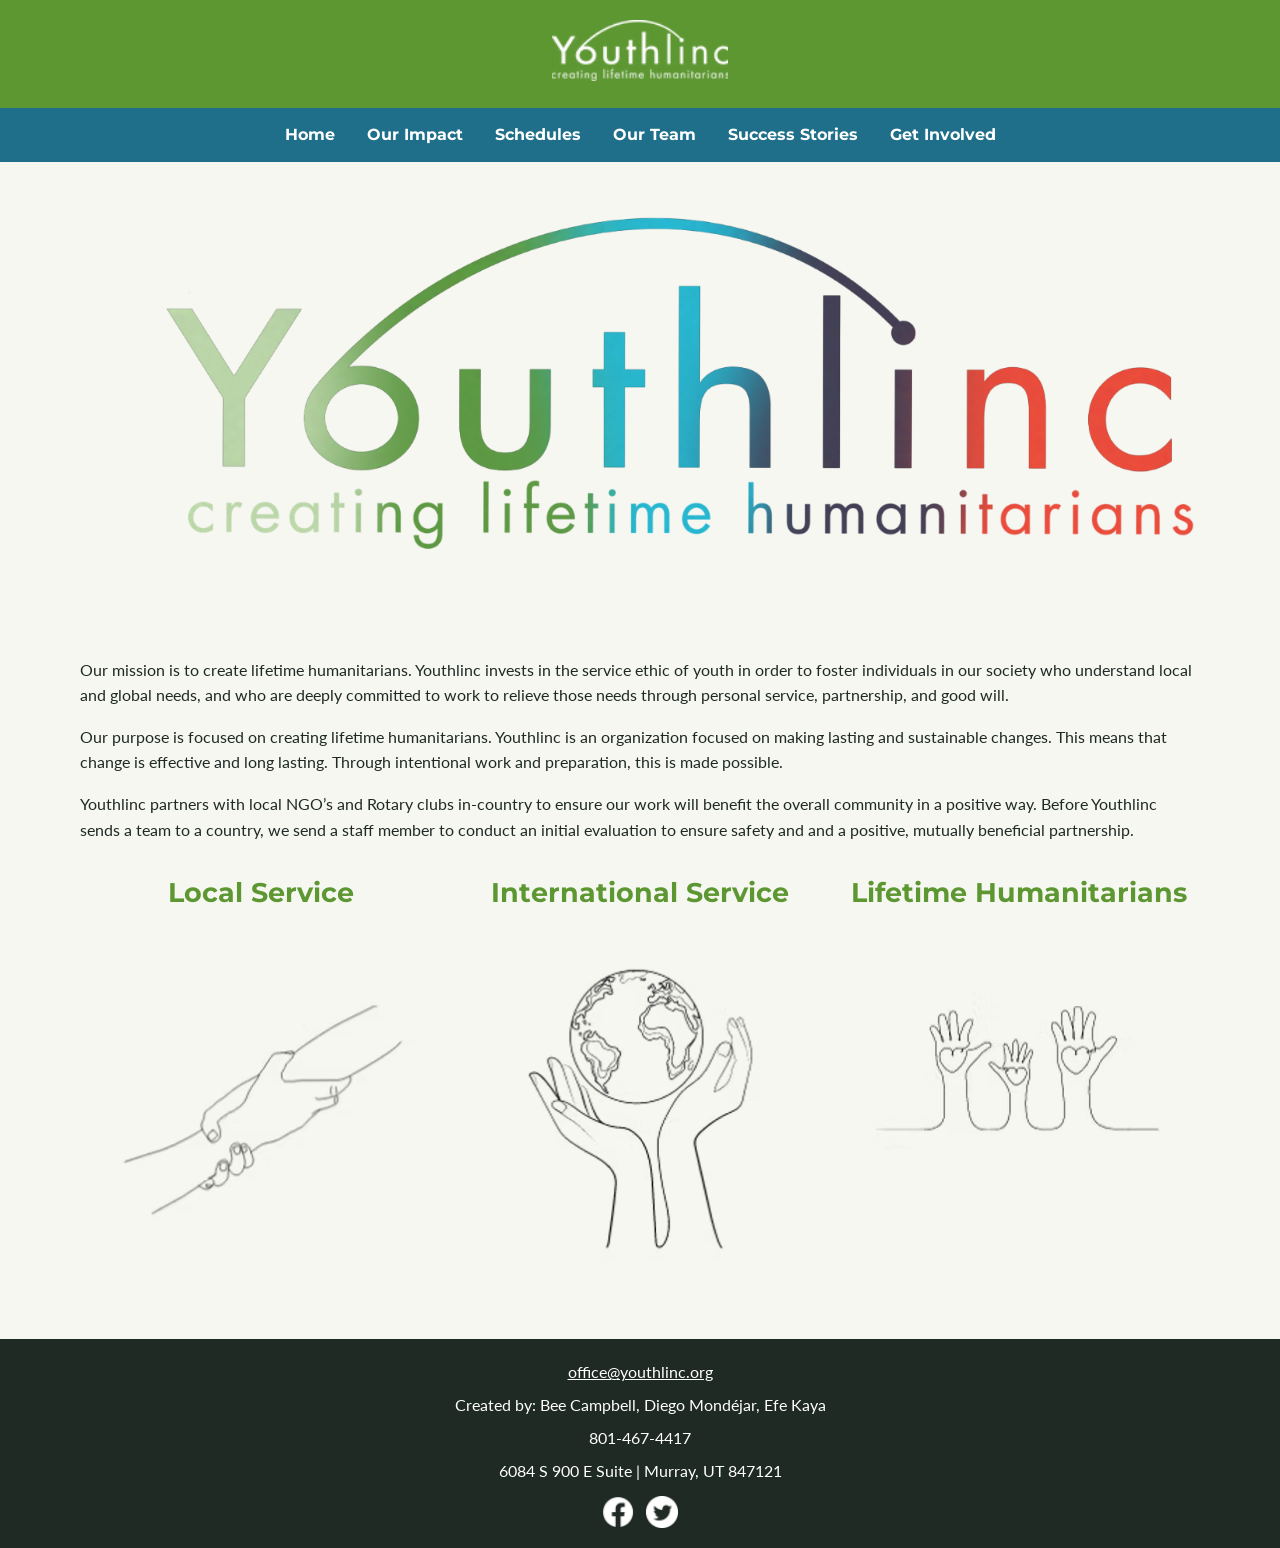
<file: index.html>
<!DOCTYPE html>

<!--
    Students: Bee Campbell, Diego Mondéjar, Efe Kaya
    File Name: template.html
-->

<html lang="en">
    <head>
        <title>Youthlinc | Home Page</title>
        <meta charset="utf-8">
        <link rel="stylesheet" href="css/styles.css">
        <meta name="viewport" content="width=device-width, initial-scale=1">
        <link rel="shortcut icon" href="images/favicon.ico">
        <link rel="icon" type="image/png" sizes="32x32" href="images/favicon-32.png">
    </head>

    <body>

		<a class="skip" href="#content">Skip to Content</a> 

		<div id="container"> 
		
        <!-- Mobile Nav -->
	    <nav class="mobile-nav">
		    <div id="menu-links">
			    <a href="index.html">Home</a>
			    <a href="impact.html">Our Impact</a>
			    <a href="schedules.html">Schedules</a> 
			    <a href="team.html">Our Team</a>
			    <a href="success.html">Success Stories</a>
                <a href="involved.html">Get Involved</a>
		    </div>
		    <a class="menu-icon" onclick="hamburger()">
			    <div>&#9776;</div>
		    </a>
	    </nav>
        <header>
            <div id="header-content">
                <a href="index.html"><img src="images/youthlinc-logo" alt="Youthlinc: Creating lifetime humanitarians"></a>
           </div>
        </header>

		<!-- Tablet, Desktop Nav -->
		<nav class="tablet-desktop">
			<ul>
				<li><a href="index.html">Home</a></li> 
				<li><a href="impact.html">Our Impact</a></li>
				<li><a href="schedules.html">Schedules</a></li>
				<li><a href="team.html">Our Team</a></li>
				<li><a href="success.html">Success Stories</a></li>
				<li><a href="involved.html">Get Involved</a></li>
			</ul>
		</nav>
	
	<!-- Hero Image -->
	<div id="hero" class="tablet-desktop">
		<img src="images/hero-image.png" alt="Youthlinc banner with the logo">
	</div>
			
        <main id="content">
	
		<div class="mobile">
		
			<p>Thanks for Visiting Youthlinc Webpage. We are glad to continue helping people every dayx</p>
		
			<h4>Our Programs:</h4>
			<ul class="program-types">
				<li>Service Year</li>
				<li>RootEd Global</li>
				<li>Real Live</li>
				<li>Young Humanitarian Award</li>
			</ul>
		
		</div>
	
		<div class="tablet-desktop">
	
			<p>Our mission is to create lifetime humanitarians. Youthlinc invests in the service ethic of youth in order to foster individuals in our society who understand local and global needs, and who are deeply committed to work to relieve those needs through personal service, partnership, and good will. </p>

			<p>Our purpose is focused on creating lifetime humanitarians. Youthlinc is an organization focused on making lasting and sustainable changes. This means that change is effective and long lasting. Through intentional work and preparation, this is made possible.</p>

			<p>Youthlinc partners with local NGO’s and Rotary clubs in-country to ensure our work will benefit the overall community in a positive way. Before Youthlinc sends a team to a country, we send a staff member to conduct an initial evaluation to ensure safety and and a positive, mutually beneficial partnership.</p>
	
		</div>
		
		<div class="grid">
		
			<h1>Local Service</h1>
			<img src="images/local-service.png" alt="Two hands holding together" class="round">

			<h1>International Service</h1>
			<img src="images/international-service.png" alt="Two hands holding the world" class="round">

			<h1>Lifetime Humanitarians</h1>
			<img src="images/lifetime-humanitarians.png" alt="raised hands with a heart on the middle" class="round">
		
		</div>
        </main>

        <footer>
            
            <p><a href="mailto:office@youthlinc.org">office@youthlinc.org</a></p>
                <p>Created by: Bee Campbell, Diego Mondéjar, Efe Kaya</p>
                <p>801-467-4417</p>
                <p>6084 S 900 E Suite | Murray, UT 847121</p>
            
            <div class="social">
		        <a href="https://www.facebook.com/youthlinc.page/" target="_blank"><img src="images/facebook-logo.png" alt="black and white Facebook logo"></a>
		        <a href="https://x.com/youthlinc" target="_blank"><img src="images/twitter-logo.png" alt="black and white Twitter logo"></a>
		    </div>
            
        </footer>

		<script src="scripts/script.js"></script>
		
    </body>
</html>
</file>
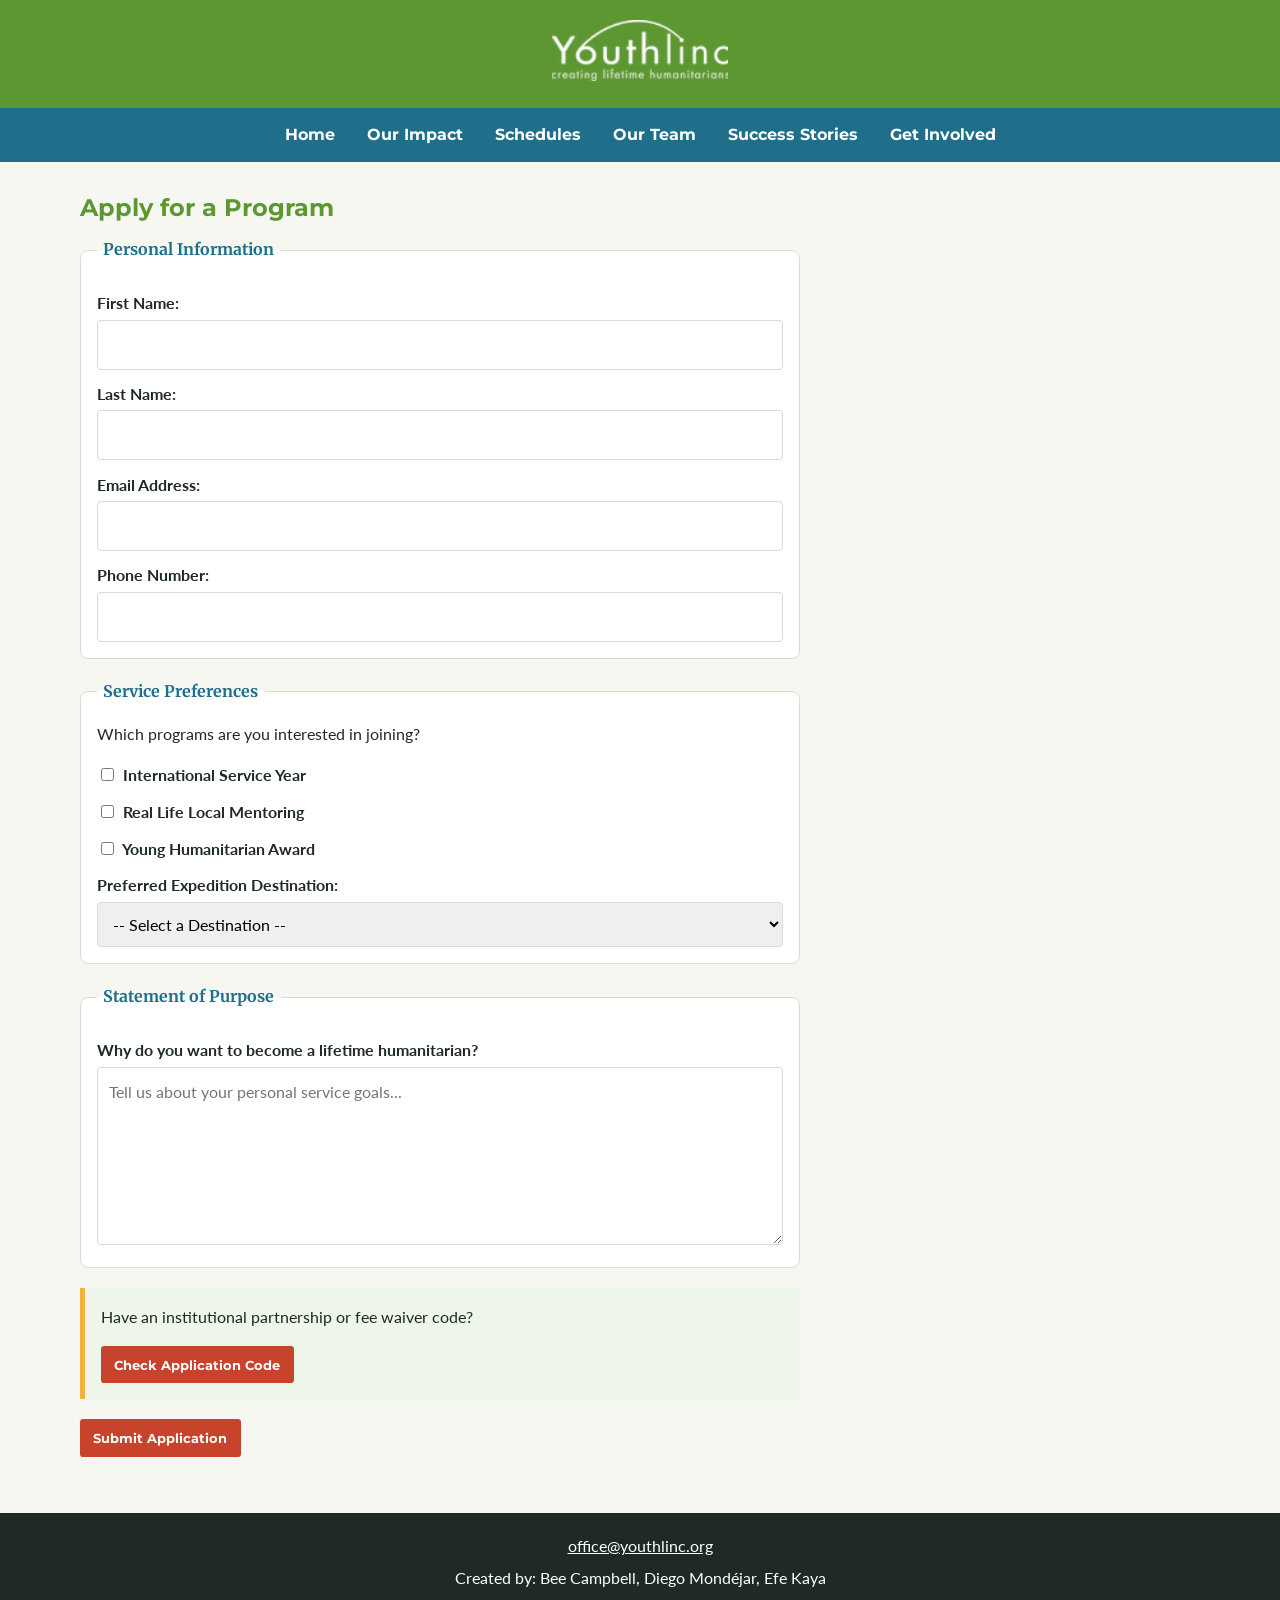
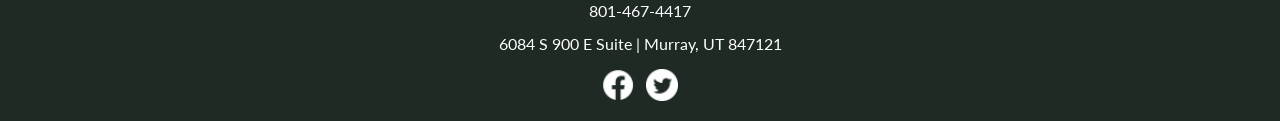
<file: involved.html>
<!DOCTYPE html>

<!--
    Students: Bee Campbell, Diego Mondéjar, Efe Kaya
    File Name: template.html
-->

<html lang="en">
    <head>
        <title>Youthlinc</title>
        <meta charset="utf-8">
        <link rel="stylesheet" href="css/styles.css">
        <meta name="viewport" content="width=device-width, initial-scale=1">
        <link rel="shortcut icon" href="images/favicon.ico">
        <link rel="icon" type="image/png" sizes="32x32" href="images/favicon-32.png">
    </head>

    <body>

		<div id="container"> 
		
        <!-- Mobile Nav -->
	    <nav class="mobile-nav">
		    <div id="menu-links">
			    <a href="index.html">Home</a>
			    <a href="impact.html">Our Impact</a>
			    <a href="schedules.html">Schedules</a> 
			    <a href="team.html">Our Team</a>
			    <a href="success.html">Success Stories</a>
                <a href="involved.html">Get Involved</a>
		    </div>
		    <a class="menu-icon">
				<div>&#9776;</div>
			</a>
		</nav>
    	<header>
        	<div id="header-content">
            	<a href="index.html"><img src="images/youthlinc-logo" alt="Youthlinc: Creating lifetime humanitarians"></a>
        	</div>
    	</header>

		<!-- Use the nav area to add hyperlinks to other pages within the website -->
		<nav>
			<ul>
				<li><a href="index.html">Home</a></li> 
				<li><a href="impact.html">Our Impact</a></li>
				<li><a href="schedules.html">Schedules</a></li>
				<li><a href="team.html">Our Team</a></li>
				<li><a href="success.html">Success Stories</a></li>
				<li><a href="involved.html">Get Involved</a></li>
			</ul>
		</nav>

        <main id="content">
            <div>
				
				<h2>Apply for a Program</h2>
				
				<form action="#" method="post">
					
					<fieldset>
						<legend>Personal Information</legend>
						
						<label for="fName">First Name:</label>
						<input type="text" id="fName" name="fName" required>
						
						<label for="lName">Last Name:</label>
						<input type="text" id="lName" name="lName" required>
						
						<label for="email">Email Address:</label>
						<input type="email" id="email" name="email" required>
						
						<label for="phone">Phone Number:</label>
						<input type="tel" id="phone" name="phone" required>
					</fieldset>
					
					<fieldset>
						<legend>Service Preferences</legend>
						
						<p>Which programs are you interested in joining?</p>
						<label><input type="checkbox" name="interest" value="intl"> International Service Year</label>
						<label><input type="checkbox" name="interest" value="local"> Real Life Local Mentoring</label>
						<label><input type="checkbox" name="interest" value="award"> Young Humanitarian Award</label>
						
						<label for="destination">Preferred Expedition Destination:</label>
						<select id="destination" name="destination">
							<option value="none">-- Select a Destination --</option>
							<option value="peru">Peru (Health &amp; Construction)</option>
							<option value="kenya">Kenya (Education &amp; Hygiene)</option>
							<option value="nepal">Nepal (Water Infrastructure)</option>
						</select>
					</fieldset>
					
					<fieldset>
						<legend>Statement of Purpose</legend>
						<label for="essay">Why do you want to become a lifetime humanitarian?</label>
						<textarea id="essay" name="essay" rows="6" placeholder="Tell us about your personal service goals..."></textarea>
					</fieldset>
					
					<div id="discount">
						<p>Have an institutional partnership or fee waiver code?</p>
						<button type="button" onclick="promoCode()">Check Application Code</button>
					</div>
					
					<div id="submit">
						<input type="submit" value="Submit Application" class="btn">
					</div>

				</form>

            </div>
        </main>

        <footer>
            
			    <p><a href="mailto:office@youthlinc.org">office@youthlinc.org</a></p>
                <p>Created by: Bee Campbell, Diego Mondéjar, Efe Kaya</p>
                <p>801-467-4417</p>
                <p>6084 S 900 E Suite | Murray, UT 847121</p>
            
            <div class="social">
		        <a href="https://www.facebook.com/youthlinc.page/" target="_blank"><img src="images/facebook-logo.png" alt="black and white Facebook logo"></a>
		        <a href="https://x.com/youthlinc" target="_blank"><img src="images/twitter-logo.png" alt="black and white Twitter logo"></a>
		    </div>
            
        </footer>

		</div>

		<script src="scripts/script.js"></script>
		
    </body>
</html>
</file>
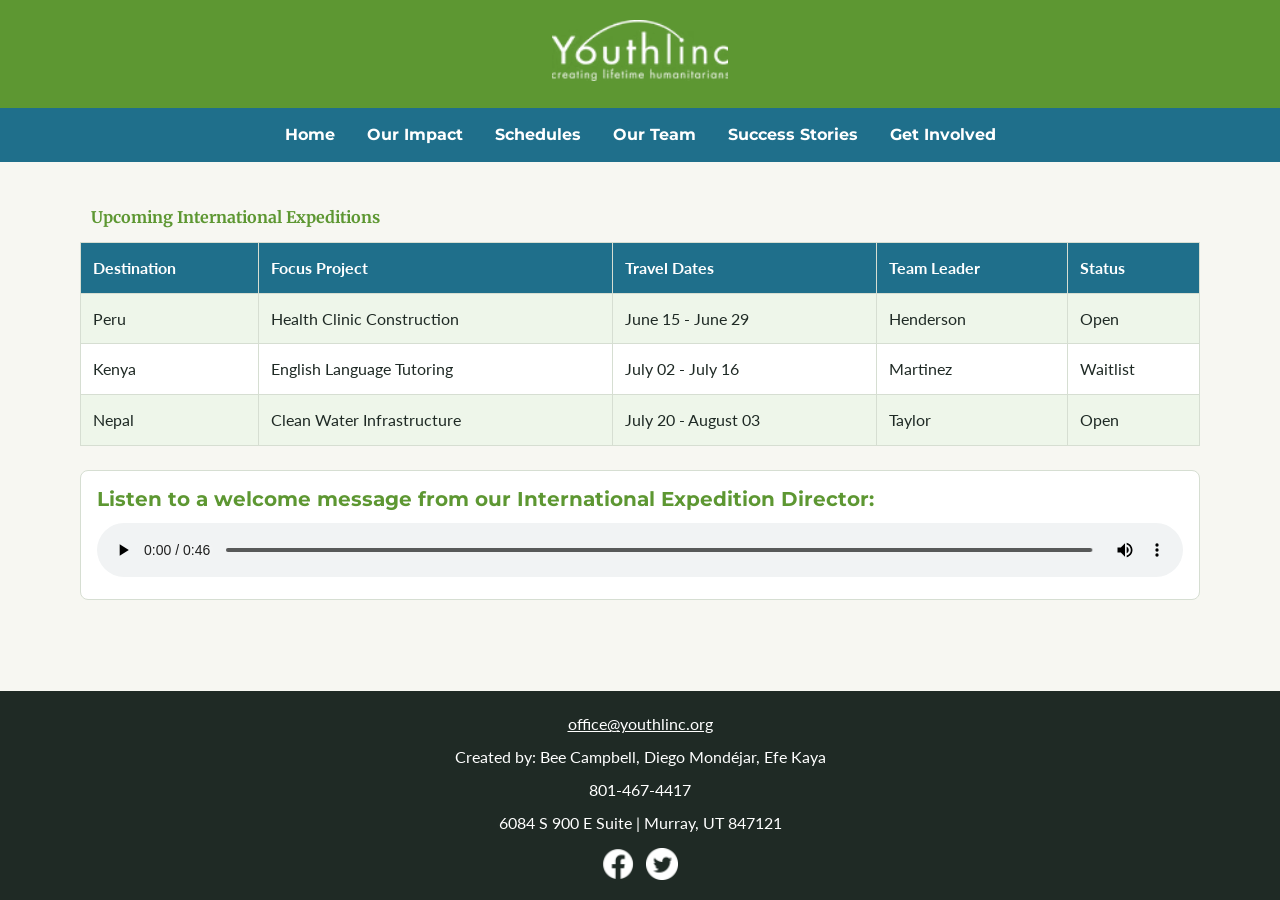
<file: schedules.html>
<!DOCTYPE html>

<!--
    Students: Bee Campbell, Diego Mondéjar, Efe Kaya
    File Name: template.html
-->

<html lang="en">
    <head>
        <title>Youthlinc</title>
        <meta charset="utf-8">
        <link rel="stylesheet" href="css/styles.css">
        <meta name="viewport" content="width=device-width, initial-scale=1">
        <link rel="shortcut icon" href="images/favicon.ico">
        <link rel="icon" type="image/png" sizes="32x32" href="images/favicon-32.png">
    </head>

    <body>

		<div id="container"> 
		
        <!-- Mobile Nav -->
	    <nav class="mobile-nav">
		    <div id="menu-links">
			    <a href="index.html">Home</a>
			    <a href="impact.html">Our Impact</a>
			    <a href="schedules.html">Schedules</a> 
			    <a href="team.html">Our Team</a>
			    <a href="success.html">Success Stories</a>
                <a href="involved.html">Get Involved</a>
		    </div>
		    <a class="menu-icon">
				<div>&#9776;</div>
			</a>
	</nav>
    <header>
        <div id="header-content">
            <a href="index.html"><img src="images/youthlinc-logo" alt="Youthlinc: Creating lifetime humanitarians"></a>
        </div>
    </header>

	<!-- Use the nav area to add hyperlinks to other pages within the website -->
	<nav>
		<ul>
			<li><a href="index.html">Home</a></li> 
			<li><a href="impact.html">Our Impact</a></li>
			<li><a href="schedules.html">Schedules</a></li>
			<li><a href="team.html">Our Team</a></li>
			<li><a href="success.html">Success Stories</a></li>
			<li><a href="involved.html">Get Involved</a></li>
		</ul>
	</nav>

        <main id="content">
        <div>
				
				<div class="mobile">
					<h3>Upcoming Expedition Roster</h3>
					  <p><strong>Peru:</strong> June 15 - June 29 | Focus: Health Clinic Construction (Open)</p>
					  <p><strong>Kenya:</strong> July 02 - July 16 | Focus: English Language Tutoring (Waitlist)</p>
					  <p><strong>Nepal:</strong> July 20 - August 03 | Focus: Clean Water Systems (Open)</p>
				</div>
				
				<div class="tablet-desktop">
					<table>
						<caption>Upcoming International Expeditions</caption>
						<tr>
							<th>Destination</th>
							<th>Focus Project</th>
							<th>Travel Dates</th>
							<th>Team Leader</th>
							<th>Status</th>
						</tr>
						<tr>
							<td>Peru</td>
							<td>Health Clinic Construction</td>
							<td>June 15 - June 29</td>
							<td>Henderson</td>
							<td>Open</td>
						</tr>
						<tr>
							<td>Kenya</td>
							<td>English Language Tutoring</td>
							<td>July 02 - July 16</td>
							<td>Martinez</td>
							<td>Waitlist</td>
						</tr>
						<tr>
							<td>Nepal</td>
							<td>Clean Water Infrastructure</td>
							<td>July 20 - August 03</td>
							<td>Taylor</td>
							<td>Open</td>
						</tr>
					</table>
				</div>
				
				<div id="music-sample">
					<h3>Listen to a welcome message from our International Expedition Director:</h3>
					<audio controls>
						<source src="media/director-welcome.mp3" type="audio/mp3">
						<source src="media/director-welcome.ogg" type="audio/ogg">
						<p>Your browser does not support the audio element.</p>
					</audio>
				</div>

        </div>
          
        </main>

        <footer>
            
			    <p><a href="mailto:office@youthlinc.org">office@youthlinc.org</a></p>
                <p>Created by: Bee Campbell, Diego Mondéjar, Efe Kaya</p>
                <p>801-467-4417</p>
                <p>6084 S 900 E Suite | Murray, UT 847121</p>
            
            <div class="social">
		        <a href="https://www.facebook.com/youthlinc.page/" target="_blank"><img src="images/facebook-logo.png" alt="black and white Facebook logo"></a>
		        <a href="https://x.com/youthlinc" target="_blank"><img src="images/twitter-logo.png" alt="black and white Twitter logo"></a>
		    </div>
            
        </footer>

		</div>

		<script src="scripts/script.js"></script>
		
    </body>
</html>
</file>
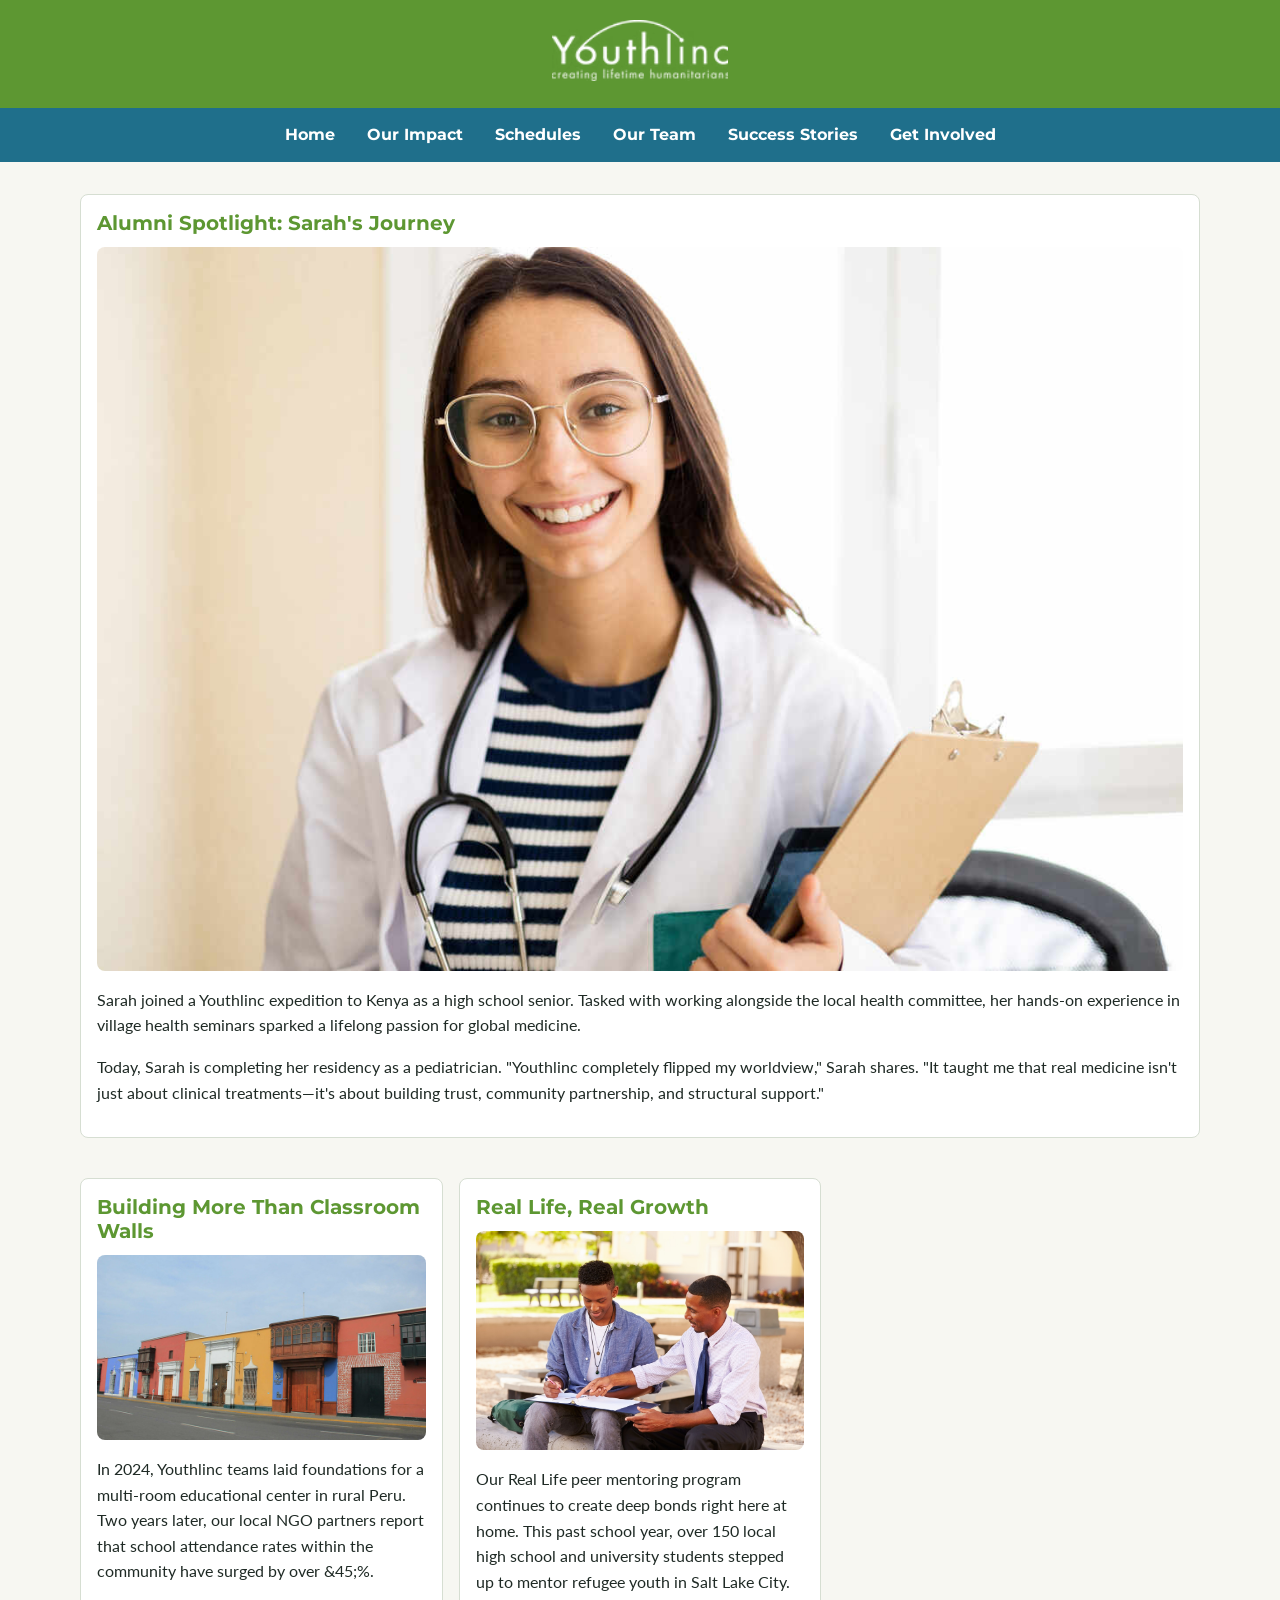
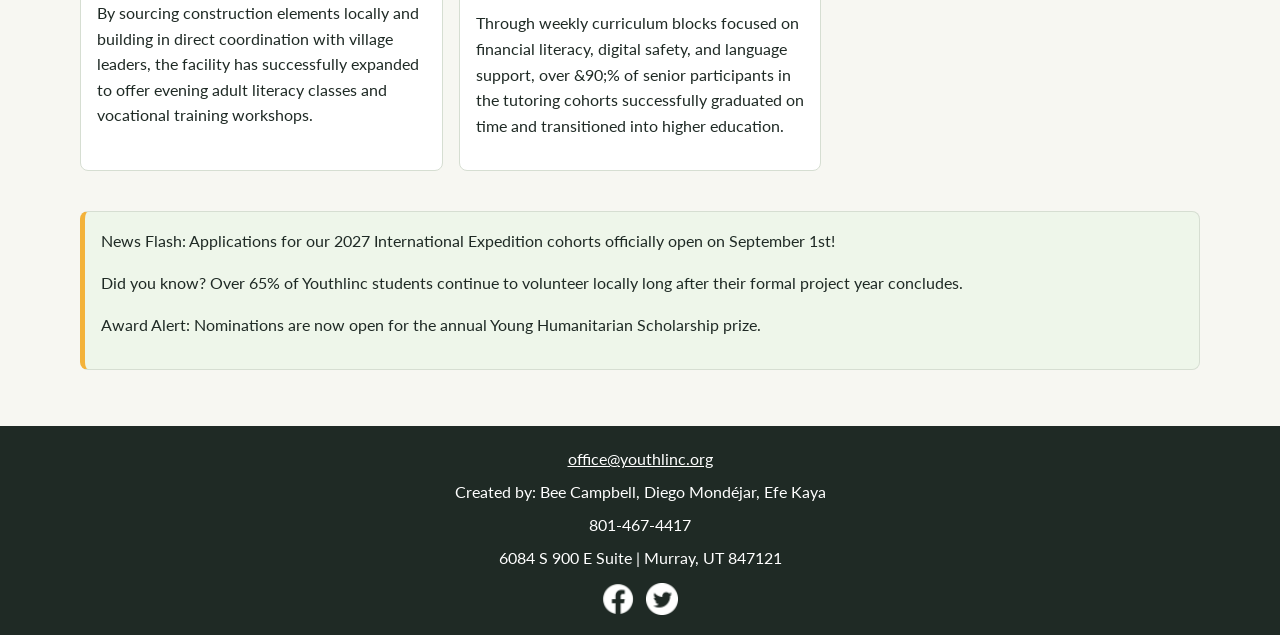
<file: success.html>
<!DOCTYPE html>

<!--
    Students: Bee Campbell, Diego Mondéjar, Efe Kaya
    File Name: template.html
-->

<html lang="en">
    <head>
        <title>Youthlinc</title>
        <meta charset="utf-8">
        <link rel="stylesheet" href="css/styles.css">
        <meta name="viewport" content="width=device-width, initial-scale=1">
        <link rel="shortcut icon" href="images/favicon.ico">
        <link rel="icon" type="image/png" sizes="32x32" href="images/favicon-32.png">
    </head>

    <body>

		<div id="container"> 
		
        <!-- Mobile Nav -->
	    <nav class="mobile-nav">
		    <div id="menu-links">
			    <a href="index.html">Home</a>
			    <a href="impact.html">Our Impact</a>
			    <a href="schedules.html">Schedules</a> 
			    <a href="team.html">Our Team</a>
			    <a href="success.html">Success Stories</a>
                <a href="involved.html">Get Involved</a>
		    </div>
		    <a class="menu-icon">
				<div>&#9776;</div>
			</a>
		</nav>
    	<header>
        	<div id="header-content">
            	<a href="index.html"><img src="images/youthlinc-logo" alt="Youthlinc: Creating lifetime humanitarians"></a>
        	</div>
    	</header>

		<!-- Use the nav area to add hyperlinks to other pages within the website -->
		<nav>
			<ul>
				<li><a href="index.html">Home</a></li> 
				<li><a href="impact.html">Our Impact</a></li>
				<li><a href="schedules.html">Schedules</a></li>
				<li><a href="team.html">Our Team</a></li>
				<li><a href="success.html">Success Stories</a></li>
				<li><a href="involved.html">Get Involved</a></li>
			</ul>
		</nav>

        <main class="grid" id="content">
            <div>
				
				<article>
					<h3>Alumni Spotlight: Sarah's Journey</h3>
					<img src="images/alumni-sarah.jpg" alt="Smiling Youthlinc alumna holding a medical stethoscope" class="round">
					<p>Sarah joined a Youthlinc expedition to Kenya as a high school senior. Tasked with working alongside the local health committee, her hands-on experience in village health seminars sparked a lifelong passion for global medicine.</p>
					<p>Today, Sarah is completing her residency as a pediatrician. "Youthlinc completely flipped my worldview," Sarah shares. "It taught me that real medicine isn't just about clinical treatments—it's about building trust, community partnership, and structural support."</p> 
				</article>
				
				<article>
					<h3>Building More Than Classroom Walls</h3>
					<img src="images/peru-schoolhouse.jpg" alt="Brightly painted schoolhouse building in Peru" class="round">
					<p>In 2024, Youthlinc teams laid foundations for a multi-room educational center in rural Peru. Two years later, our local NGO partners report that school attendance rates within the community have surged by over &amp;45;%.</p>
					<p>By sourcing construction elements locally and building in direct coordination with village leaders, the facility has successfully expanded to offer evening adult literacy classes and vocational training workshops.</p>
				</article>
				
				<article>
					<h3>Real Life, Real Growth</h3>
					<img src="images/mentor-spotlight.jpg" alt="High school mentor helping a younger boy build a project" class="round">
					<p>Our Real Life peer mentoring program continues to create deep bonds right here at home. This past school year, over 150 local high school and university students stepped up to mentor refugee youth in Salt Lake City.</p>
					<p>Through weekly curriculum blocks focused on financial literacy, digital safety, and language support, over &amp;90;% of senior participants in the tutoring cohorts successfully graduated on time and transitioned into higher education.</p>
				</article>
				
				<aside class="tablet-desktop grid-item4">
					<p>News Flash: Applications for our 2027 International Expedition cohorts officially open on September 1st!</p>
					<p>Did you know? Over 65% of Youthlinc students continue to volunteer locally long after their formal project year concludes.</p>
					<p>Award Alert: Nominations are now open for the annual Young Humanitarian Scholarship prize.</p>
				</aside>

            </div>
        </main>

        <footer>
            
			    <p><a href="mailto:office@youthlinc.org">office@youthlinc.org</a></p>
                <p>Created by: Bee Campbell, Diego Mondéjar, Efe Kaya</p>
                <p>801-467-4417</p>
                <p>6084 S 900 E Suite | Murray, UT 847121</p>
            
            <div class="social">
		        <a href="https://www.facebook.com/youthlinc.page/" target="_blank"><img src="images/facebook-logo.png" alt="black and white Facebook logo"></a>
		        <a href="https://x.com/youthlinc" target="_blank"><img src="images/twitter-logo.png" alt="black and white Twitter logo"></a>
		    </div>
            
        </footer>

		</div>

		<script src="scripts/script.js"></script>
		
    </body>
</html>
</file>
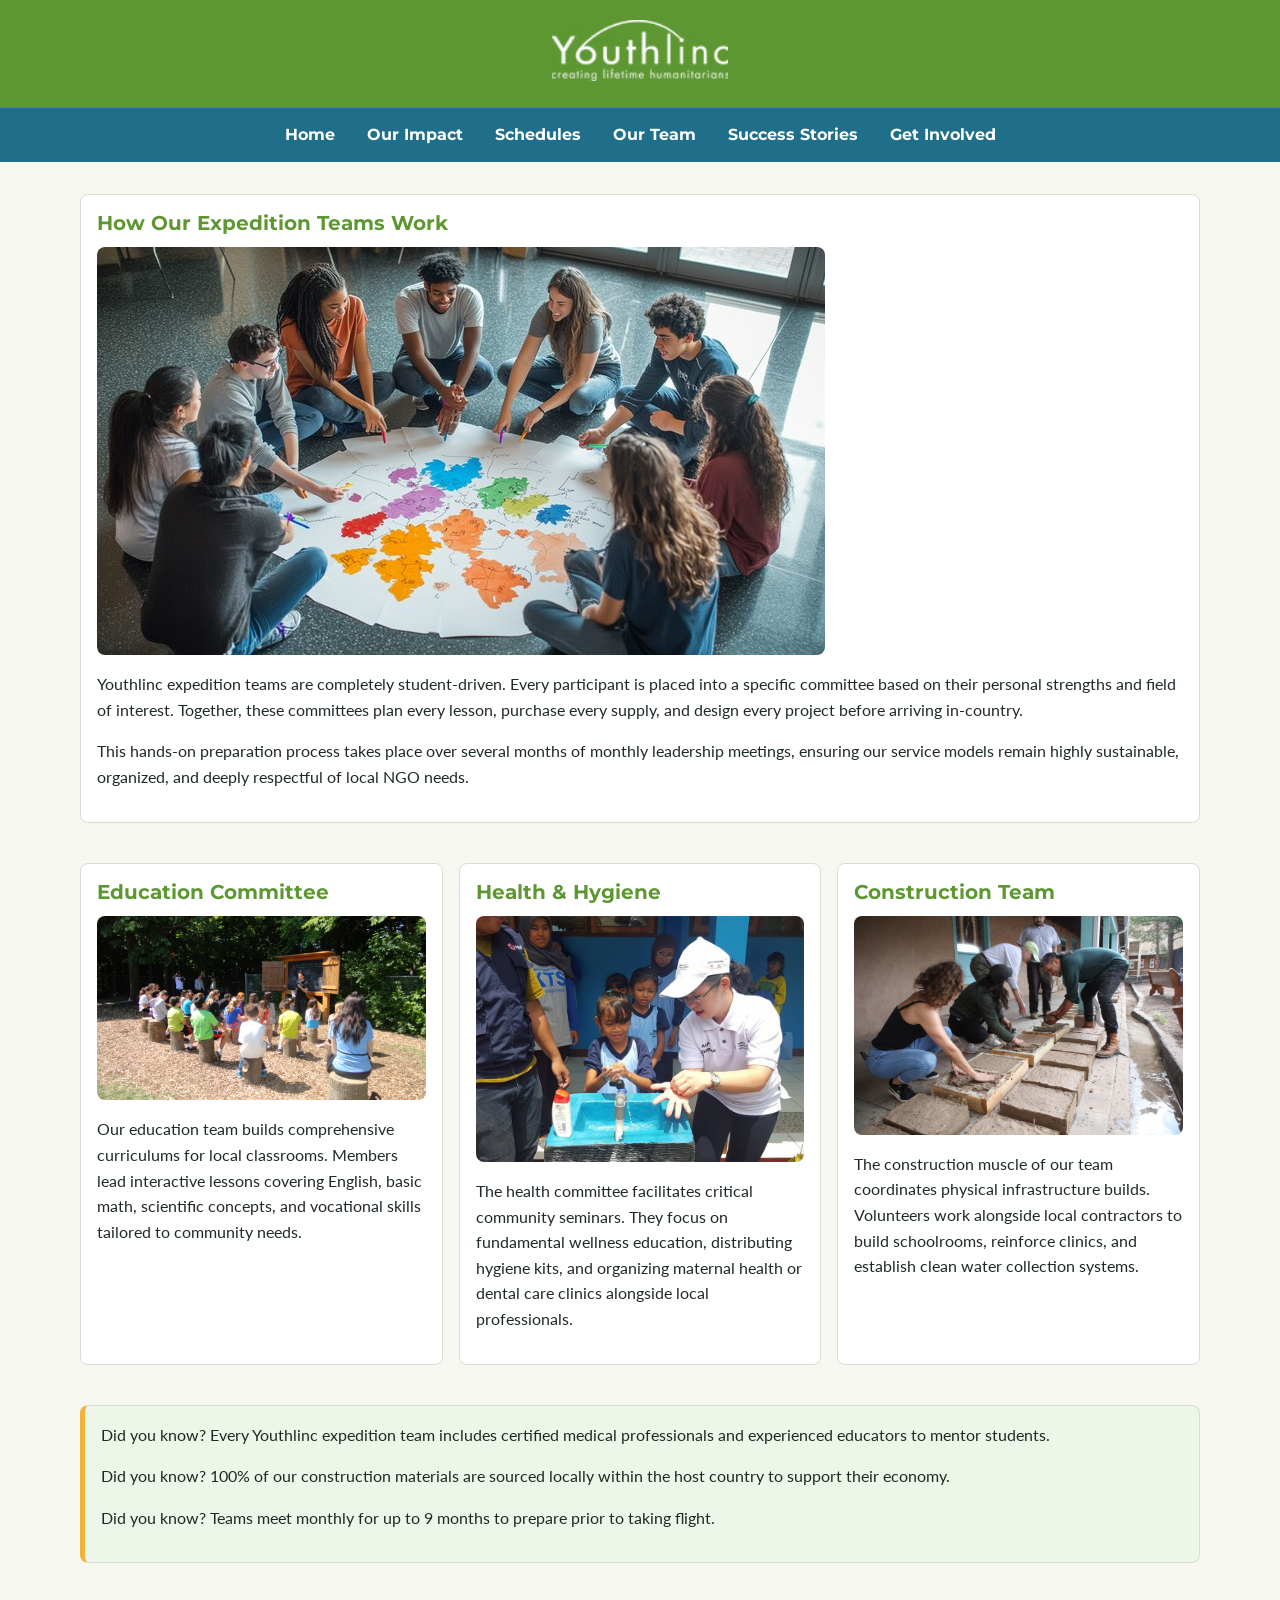
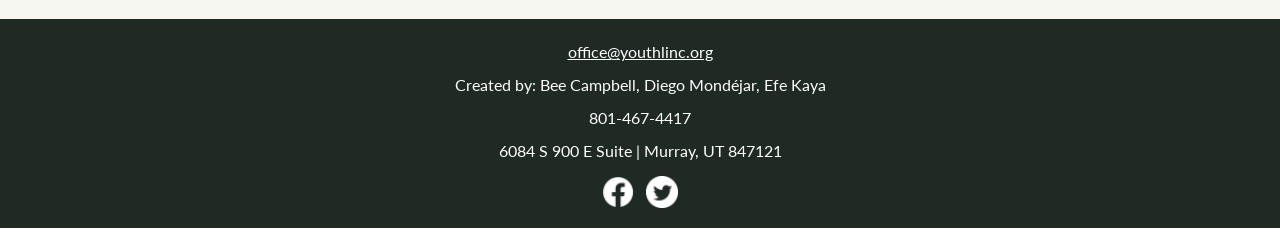
<file: team.html>
<!DOCTYPE html>

<!--
    Students: Bee Campbell, Diego Mondéjar, Efe Kaya
    File Name: template.html
-->

<html lang="en">
    <head>
        <title>Youthlinc</title>
        <meta charset="utf-8">
        <link rel="stylesheet" href="css/styles.css">
        <meta name="viewport" content="width=device-width, initial-scale=1">
        <link rel="shortcut icon" href="images/favicon.ico">
        <link rel="icon" type="image/png" sizes="32x32" href="images/favicon-32.png">
    </head>

    <body>

		<div id="container"> 
		
        <!-- Mobile Nav -->
	    <nav class="mobile-nav">
		    <div id="menu-links">
			    <a href="index.html">Home</a>
			    <a href="impact.html">Our Impact</a>
			    <a href="schedules.html">Schedules</a> 
			    <a href="team.html">Our Team</a>
			    <a href="success.html">Success Stories</a>
                <a href="involved.html">Get Involved</a>
		    </div>
		    <a class="menu-icon">
				<div>&#9776;</div>
			</a>
		</nav>
    	<header>
        	<div id="header-content">
            	<a href="index.html"><img src="images/youthlinc-logo" alt="Youthlinc: Creating lifetime humanitarians"></a>
        	</div>
    	</header>

	<!-- Use the nav area to add hyperlinks to other pages within the website -->
		<nav>
			<ul>
				<li><a href="index.html">Home</a></li> 
				<li><a href="impact.html">Our Impact</a></li>
				<li><a href="schedules.html">Schedules</a></li>
				<li><a href="team.html">Our Team</a></li>
				<li><a href="success.html">Success Stories</a></li>
				<li><a href="involved.html">Get Involved</a></li>
			</ul>
		</nav>

        <main class="grid" id="content">
            <div>
				
				<article>
					<h3>How Our Expedition Teams Work</h3>
					<img src="images/team-planning.jpg" alt="Youthlinc student team collaborating over a map" class="round">
					<p>Youthlinc expedition teams are completely student-driven. Every participant is placed into a specific committee based on their personal strengths and field of interest. Together, these committees plan every lesson, purchase every supply, and design every project before arriving in-country.</p>
					<p>This hands-on preparation process takes place over several months of monthly leadership meetings, ensuring our service models remain highly sustainable, organized, and deeply respectful of local NGO needs.</p> 
				</article>
				
				<section id="mentoring">
					<h3>Education Committee</h3>
					<img src="images/education-committee.jpg" alt="Students teaching children in an outdoor classroom" class="round">
					<p>Our education team builds comprehensive curriculums for local classrooms. Members lead interactive lessons covering English, basic math, scientific concepts, and vocational skills tailored to community needs.</p>
				</section>
				
				<section id="partnerships">
					<h3>Health &amp; Hygiene</h3>
					<img src="images/health-committee.jpg" alt="Medical volunteer demonstrating proper handwashing to kids" class="round">
					<p>The health committee facilitates critical community seminars. They focus on fundamental wellness education, distributing hygiene kits, and organizing maternal health or dental care clinics alongside local professionals.</p>
				</section>
			
				<section id="leadership">
					<h3>Construction Team</h3>
					<img src="images/construction-committee.jpg" alt="Volunteers mixing concrete for a school brick foundation" class="round">
					<p>The construction muscle of our team coordinates physical infrastructure builds. Volunteers work alongside local contractors to build schoolrooms, reinforce clinics, and establish clean water collection systems.</p>
				</section>
				
				<aside class="tablet-desktop grid-item4">
					<p>Did you know? Every Youthlinc expedition team includes certified medical professionals and experienced educators to mentor students.</p>
					<p>Did you know? 100% of our construction materials are sourced locally within the host country to support their economy.</p>
					<p>Did you know? Teams meet monthly for up to 9 months to prepare prior to taking flight.</p>
				</aside>

            </div>
        </main>

        <footer>
            
			    <p><a href="mailto:office@youthlinc.org">office@youthlinc.org</a></p>
                <p>Created by: Bee Campbell, Diego Mondéjar, Efe Kaya</p>
                <p>801-467-4417</p>
                <p>6084 S 900 E Suite | Murray, UT 847121</p>
            
            <div class="social">
		        <a href="https://www.facebook.com/youthlinc.page/" target="_blank"><img src="images/facebook-logo.png" alt="black and white Facebook logo"></a>
		        <a href="https://x.com/youthlinc" target="_blank"><img src="images/twitter-logo.png" alt="black and white Twitter logo"></a>
		    </div>
            
        </footer>

		</div>

		<script src="scripts/script.js"></script>
		
    </body>
</html>
</file>
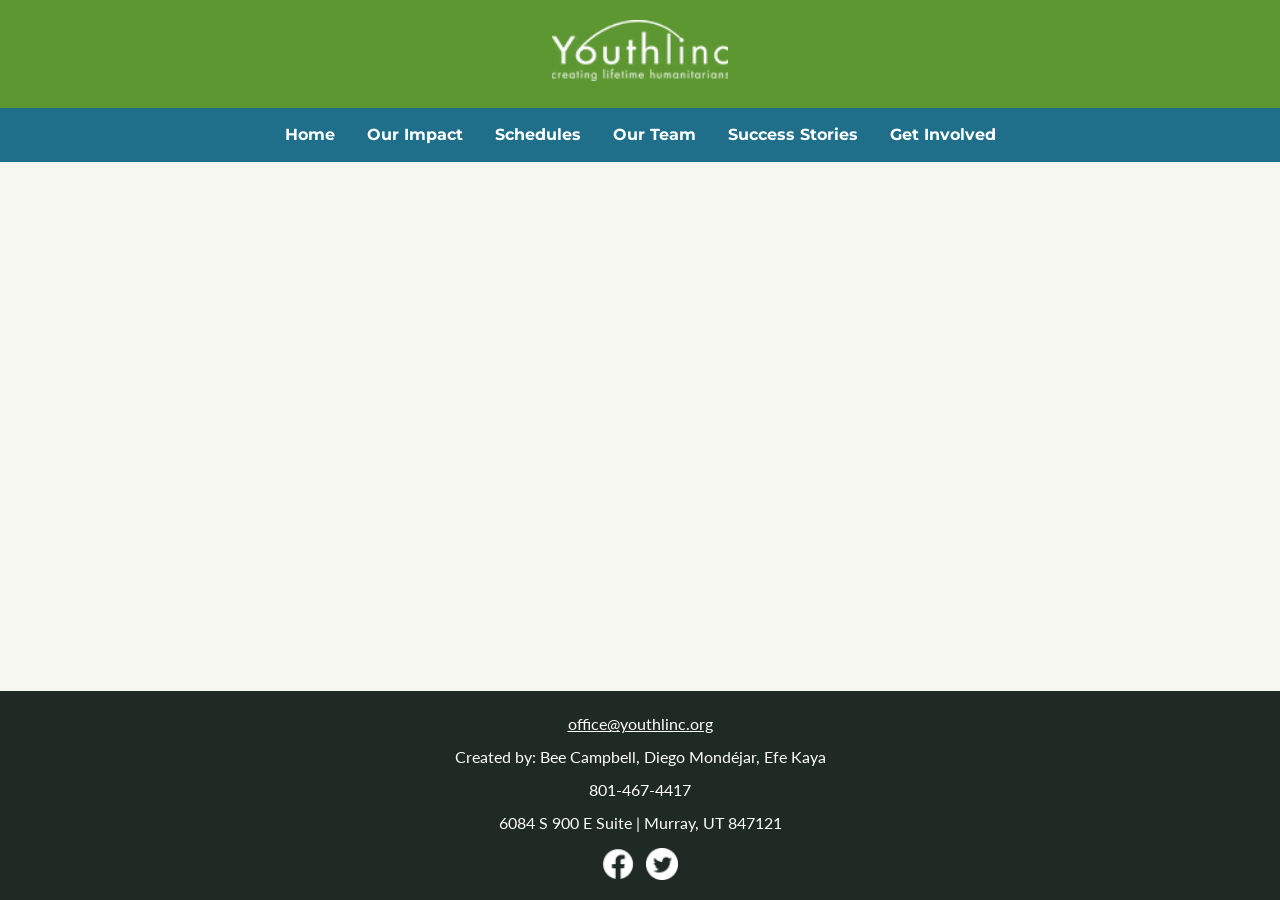
<file: template.html>
<!DOCTYPE html>

<!--
    Students: Bee Campbell, Diego Mondéjar, Efe Kaya
    File Name: template.html
-->

<html lang="en">
    <head>
        <title>Youthlinc</title>
        <meta charset="utf-8">
        <link rel="stylesheet" href="css/styles.css">
        <meta name="viewport" content="width=device-width, initial-scale=1">
        <link rel="shortcut icon" href="images/favicon.ico">
        <link rel="icon" type="image/png" sizes="32x32" href="images/favicon-32.png">
    </head>

    <body>

		<div id="container"> 
		
        <!-- Mobile Nav -->
	    <nav class="mobile-nav">
		    <div id="menu-links">
			    <a href="index.html">Home</a>
			    <a href="impact.html">Our Impact</a>
			    <a href="schedules.html">Schedules</a> 
			    <a href="team.html">Our Team</a>
			    <a href="success.html">Success Stories</a>
                <a href="involved.html">Get Involved</a>
		    </div>
		    <a class="menu-icon">
				<div>&#9776;</div>
			</a>
	</nav>
    <header>
        <div id="header-content">
            <a href="index.html"><img src="images/youthlinc-logo" alt="Youthlinc: Creating lifetime humanitarians"></a>
        </div>
    </header>

	<!-- Use the nav area to add hyperlinks to other pages within the website -->
	<nav>
		<ul>
			<li><a href="index.html">Home</a></li> 
			<li><a href="impact.html">Our Impact</a></li>
			<li><a href="schedules.html">Schedules</a></li>
			<li><a href="team.html">Our Team</a></li>
			<li><a href="success.html">Success Stories</a></li>
			<li><a href="involved.html">Get Involved</a></li>
		</ul>
	</nav>

        <main>
            <div>

            </div>
        </main>

        <footer>
            
			    <p><a href="mailto:office@youthlinc.org">office@youthlinc.org</a></p>
                <p>Created by: Bee Campbell, Diego Mondéjar, Efe Kaya</p>
                <p>801-467-4417</p>
                <p>6084 S 900 E Suite | Murray, UT 847121</p>
            
            <div class="social">
		        <a href="https://www.facebook.com/youthlinc.page/" target="_blank"><img src="images/facebook-logo.png" alt="black and white Facebook logo"></a>
		        <a href="https://x.com/youthlinc" target="_blank"><img src="images/twitter-logo.png" alt="black and white Twitter logo"></a>
		    </div>
            
        </footer>

		</div>

		<script src="scripts/script.js"></script>
		
    </body>
</html>
</file>
<file: css/styles.css>
/*
    Students: Bee Campbell, Diego Mondéjar, Efe Kaya
    File Name: styles.css
    Date: 05/30/2026
*/

@import url("https://fonts.googleapis.com/css2?family=Lato:wght@400;700&family=Merriweather:wght@700&family=Montserrat:wght@500;700&display=swap");

/* CSS Reset */
* {
    box-sizing: border-box;
}

body, header, nav, main, footer, h1, h2, h3, h4, p, ul, ol, li, div, img, figure, section, article, aside, fieldset {
    margin: 0;
    padding: 0;
    border: 0;
}

:root {
    --primary: #5d9732;
    --secondary: #1f6f8b;
    --accent: #f3b23a;
    --cta: #c7432b;
    --light: #f7f7f2;
    --dark: #1f2a25;
    --border: #d6ded2;
}

body {
    width: 100%;
    min-height: 100vh;
    color: var(--dark);
    background-color: var(--light);
    font-family: "Lato", Arial, sans-serif;
    line-height: 1.6;
}

img, video {
    max-width: 100%;
    display: block;
}

a {
    color: var(--secondary);
}

h1, h2, h3, h4 {
    color: var(--primary);
    font-family: "Montserrat", Arial, sans-serif;
    line-height: 1.2;
    margin-bottom: 0.6em;
}

h1 {
    font-size: 1.7em;
}

h2 {
    font-size: 1.5em;
}

h3 {
    font-size: 1.25em;
}

p {
    margin-bottom: 1em;
}

ul {
    margin: 0 0 1em 1.25em;
}

#container {
    width: 100%;
    min-height: 100vh;
    display: flex;
    flex-direction: column;
}

.skip {
    position: absolute;
    left: -999em;
    top: 0;
    padding: 0.6em 1em;
    color: #ffffff;
    background-color: var(--cta);
    z-index: 10;
}

.skip:focus {
    left: 1em;
}

/* Header and navigation */
header {
    background-color: var(--primary);
    padding: 1em;
    text-align: center;
}

#header-content {
    display: block;
}

header a {
    display: inline-block;
}

header img {
    width: 9em;
    height: auto;
    margin: 0 auto;
}

.mobile-nav {
    display: block;
    position: relative;
    background-color: var(--secondary);
}

#menu-links {
    display: none;
}

#menu-links.show {
    display: block;
}

#menu-links a {
    display: block;
    padding: 0.9em 1em;
    color: #ffffff;
    font-family: "Montserrat", Arial, sans-serif;
    font-weight: 700;
    text-align: center;
    text-decoration: none;
    border-bottom: 0.05em solid rgba(255, 255, 255, 0.25);
}

.menu-icon {
    display: block;
    color: #ffffff;
    text-align: right;
    text-decoration: none;
    cursor: pointer;
}

.menu-icon div {
    padding: 0.45em 0.7em;
    font-size: 2em;
    line-height: 1;
}

nav:not(.mobile-nav) {
    display: none;
}

nav a:hover,
nav a:focus {
    color: #ffffff;
    background-color: var(--cta);
}

/* Main content */
main {
    flex: 1;
    width: min(100% - 2em, 70em);
    margin: 0 auto;
    padding: 1.5em 0;
}

.mobile {
    display: block;
}

.tablet-desktop {
    display: none;
}

.round {
    border-radius: 0.5em;
}

#hero img {
    width: 100%;
}

section, article, aside, #music-sample, form, table {
    margin-bottom: 1.5em;
}

section, article, aside, #music-sample {
    padding: 1em;
    background-color: #ffffff;
    border: 0.05em solid var(--border);
    border-radius: 0.5em;
}

section img, article img {
    margin-bottom: 1em;
}

main > .grid {
    display: grid;
    gap: 1em;
    margin-top: 1.5em;
}

main > .grid h1 {
    margin: 0.4em 0 0;
    text-align: center;
}

main > .grid img {
    margin: 0 auto 1em;
}

main.grid > div {
    display: grid;
    gap: 1em;
}

.grid-item4 {
    background-color: #eef6ea;
    border-left: 0.35em solid var(--accent);
}

video {
    width: 100%;
    margin-bottom: 1.5em;
    border: 0.05em solid var(--border);
}

audio {
    width: 100%;
}

/* Tables */
table {
    width: 100%;
    border-collapse: collapse;
    background-color: #ffffff;
}

caption {
    padding: 0.7em;
    color: var(--primary);
    font-family: "Merriweather", Georgia, serif;
    font-weight: 700;
    text-align: left;
}

th, td {
    padding: 0.75em;
    border: 0.05em solid var(--border);
    text-align: left;
}

th {
    color: #ffffff;
    background-color: var(--secondary);
}

tr:nth-child(even) {
    background-color: #eef6ea;
}

/* Forms */
form {
    max-width: 45em;
}

fieldset {
    margin-bottom: 1.25em;
    padding: 1em;
    background-color: #ffffff;
    border: 0.05em solid var(--border);
    border-radius: 0.5em;
}

legend, caption {
    font-family: "Merriweather", Georgia, serif;
}

legend {
    padding: 0 0.4em;
    color: var(--secondary);
    font-weight: 700;
}

label {
    display: block;
    margin: 0.7em 0 0.25em;
    font-weight: 700;
}

input[type="text"],
input[type="email"],
input[type="tel"],
select,
textarea {
    width: 100%;
    padding: 0.7em;
    font: inherit;
    border: 0.05em solid var(--border);
    border-radius: 0.25em;
}

input[type="checkbox"] {
    margin-right: 0.4em;
}

button,
.btn {
    display: inline-block;
    padding: 0.8em 1em;
    color: #ffffff;
    background-color: var(--cta);
    border: 0;
    border-radius: 0.25em;
    font-family: "Montserrat", Arial, sans-serif;
    font-weight: 700;
    cursor: pointer;
}

button:hover,
button:focus,
.btn:hover,
.btn:focus {
    background-color: var(--secondary);
}

#discount {
    margin-bottom: 1.25em;
    padding: 1em;
    background-color: #eef6ea;
    border-left: 0.35em solid var(--accent);
}

.is-hidden {
    display: none;
}

.toggle-question {
    margin-top: 0.8em;
    padding: 0.6em;
    color: var(--secondary);
    font-weight: 700;
    background-color: #eef6ea;
    cursor: pointer;
}

dd {
    margin: 0 0 0.8em;
    padding: 0.7em;
    background-color: #ffffff;
    border: 0.05em solid var(--border);
}

/* Footer */
footer {
    padding: 1.25em 1em;
    color: #ffffff;
    background-color: var(--dark);
    text-align: center;
}

footer p {
    margin-bottom: 0.45em;
}

footer a {
    color: #ffffff;
}

.social {
    display: flex;
    justify-content: center;
    gap: 0.75em;
    margin-top: 0.8em;
}

.social img {
    width: 2em;
    height: 2em;
}

/* Tablet */
@media screen and (min-width: 37.5em) {
    main {
        padding: 2em 0;
    }

    .mobile {
        display: none;
    }

    .tablet-desktop {
        display: block;
    }

    nav.tablet-desktop {
        display: none;
    }

    #menu-links a {
        font-size: 1.05em;
    }

    main > .grid {
        grid-template-columns: repeat(3, 1fr);
        align-items: start;
    }

    main > .grid h1:nth-of-type(1) {
        grid-column: 1;
        grid-row: 1;
    }

    main > .grid img:nth-of-type(1) {
        grid-column: 1;
        grid-row: 2;
    }

    main > .grid h1:nth-of-type(2) {
        grid-column: 2;
        grid-row: 1;
    }

    main > .grid img:nth-of-type(2) {
        grid-column: 2;
        grid-row: 2;
    }

    main > .grid h1:nth-of-type(3) {
        grid-column: 3;
        grid-row: 1;
    }

    main > .grid img:nth-of-type(3) {
        grid-column: 3;
        grid-row: 2;
    }

    main.grid > div {
        grid-template-columns: repeat(2, 1fr);
    }

    main.grid article:first-child,
    main.grid .grid-item4 {
        grid-column: 1 / -1;
    }
}

/* Desktop */
@media screen and (min-width: 64em) {
    .mobile-nav {
        display: none;
    }

    nav:not(.mobile-nav) {
        display: block;
        background-color: var(--secondary);
    }

    nav ul {
        display: flex;
        justify-content: center;
        max-width: 70em;
        margin: 0 auto;
        list-style-type: none;
    }

    nav li {
        margin: 0;
    }

    nav li a {
        display: block;
        padding: 0.9em 1em;
        color: #ffffff;
        font-family: "Montserrat", Arial, sans-serif;
        font-weight: 700;
        text-decoration: none;
    }

    header {
        padding: 1.25em;
    }

    header img {
        width: 11em;
    }

    main.grid > div {
        grid-template-columns: repeat(3, 1fr);
    }

    main.grid article:first-child,
    main.grid .grid-item4 {
        grid-column: 1 / -1;
    }
}

/* Large desktop */
@media screen and (min-width: 90em) {
    main,
    nav ul {
        max-width: 82em;
    }

    main.grid > div {
        gap: 1.5em;
    }
}

/* Print */
@media print {
    @page {
        margin: 0.75in;
    }

    body {
        color: #000000;
        background-color: #ffffff;
        font-family: Georgia, "Times New Roman", serif;
        line-height: 1.4;
    }

    .mobile-nav,
    nav,
    #hero,
    video,
    audio,
    .social,
    #discount,
    .skip {
        display: none;
    }

    header,
    footer,
    section,
    article,
    aside,
    fieldset {
        color: #000000;
        background-color: #ffffff;
        border: 0;
    }

    main {
        width: 100%;
        padding: 0;
    }

    a {
        color: #000000;
        text-decoration: underline;
    }
}
</file>
